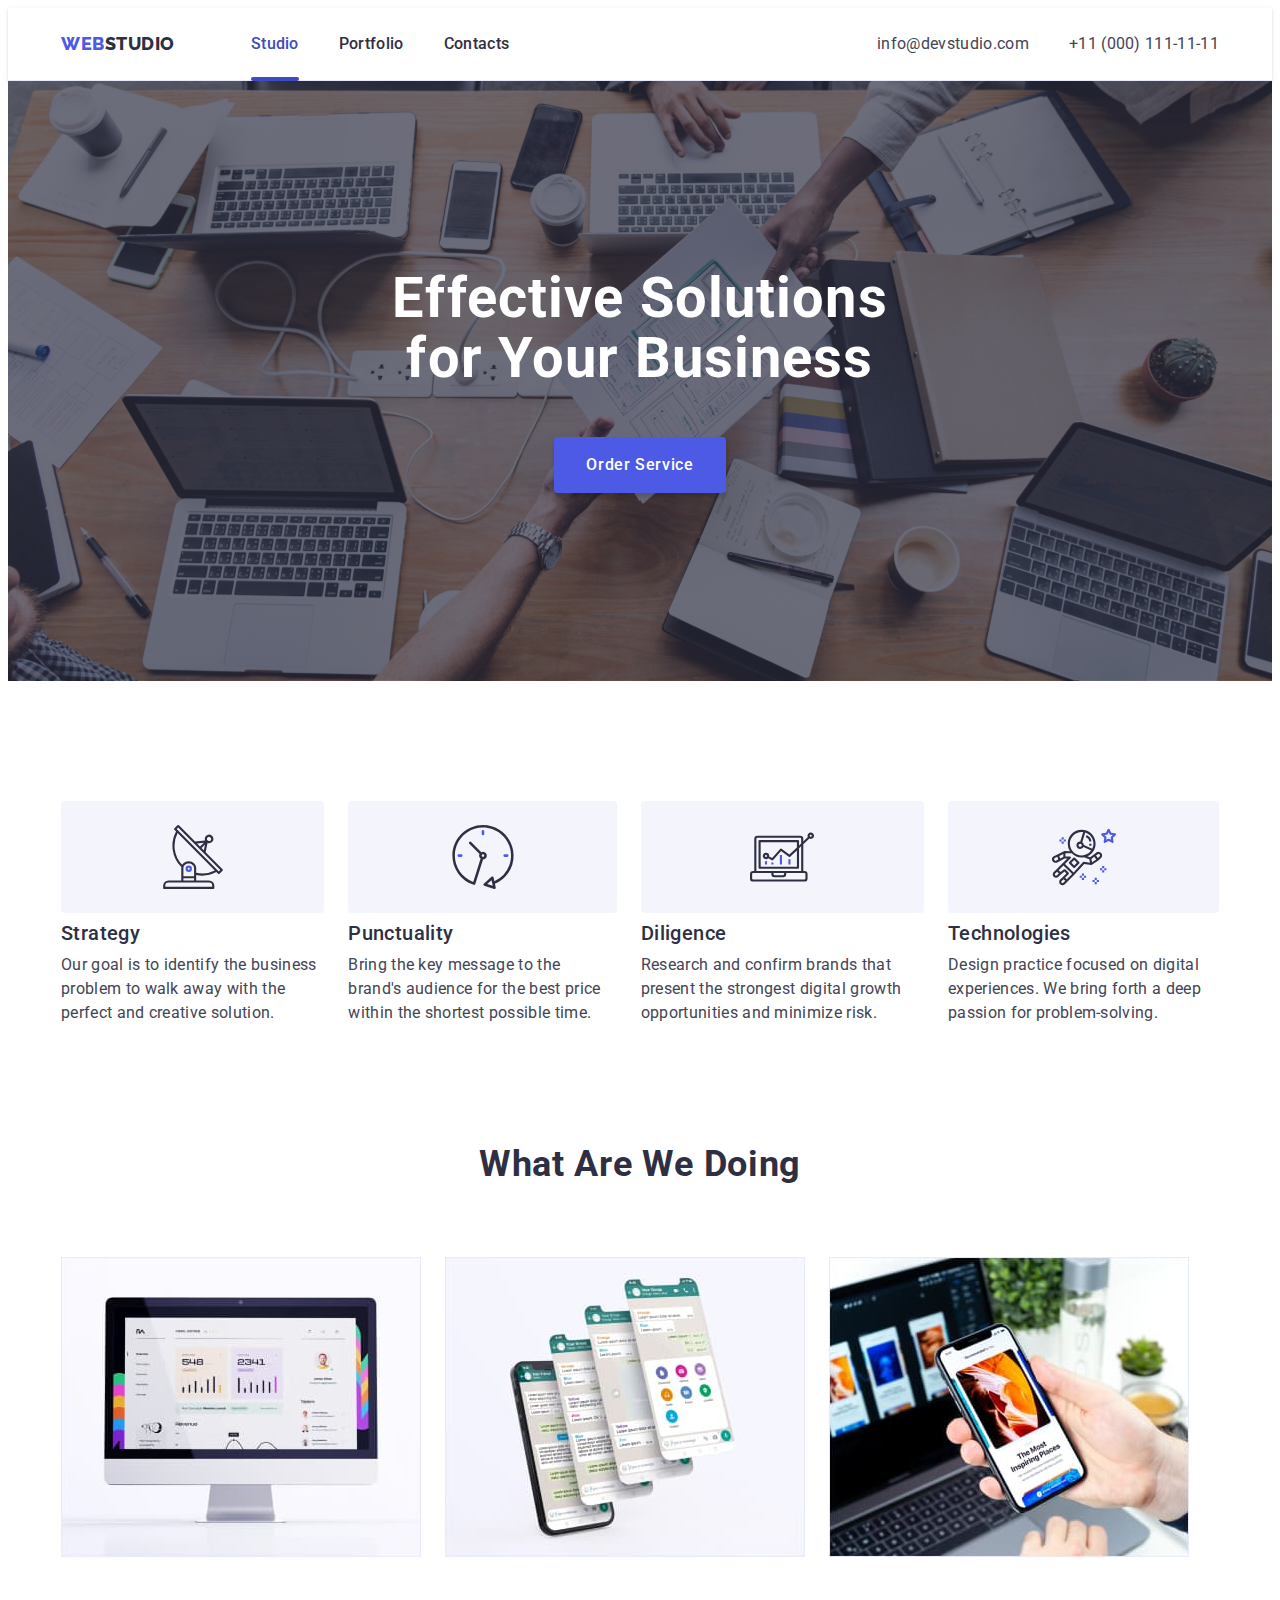
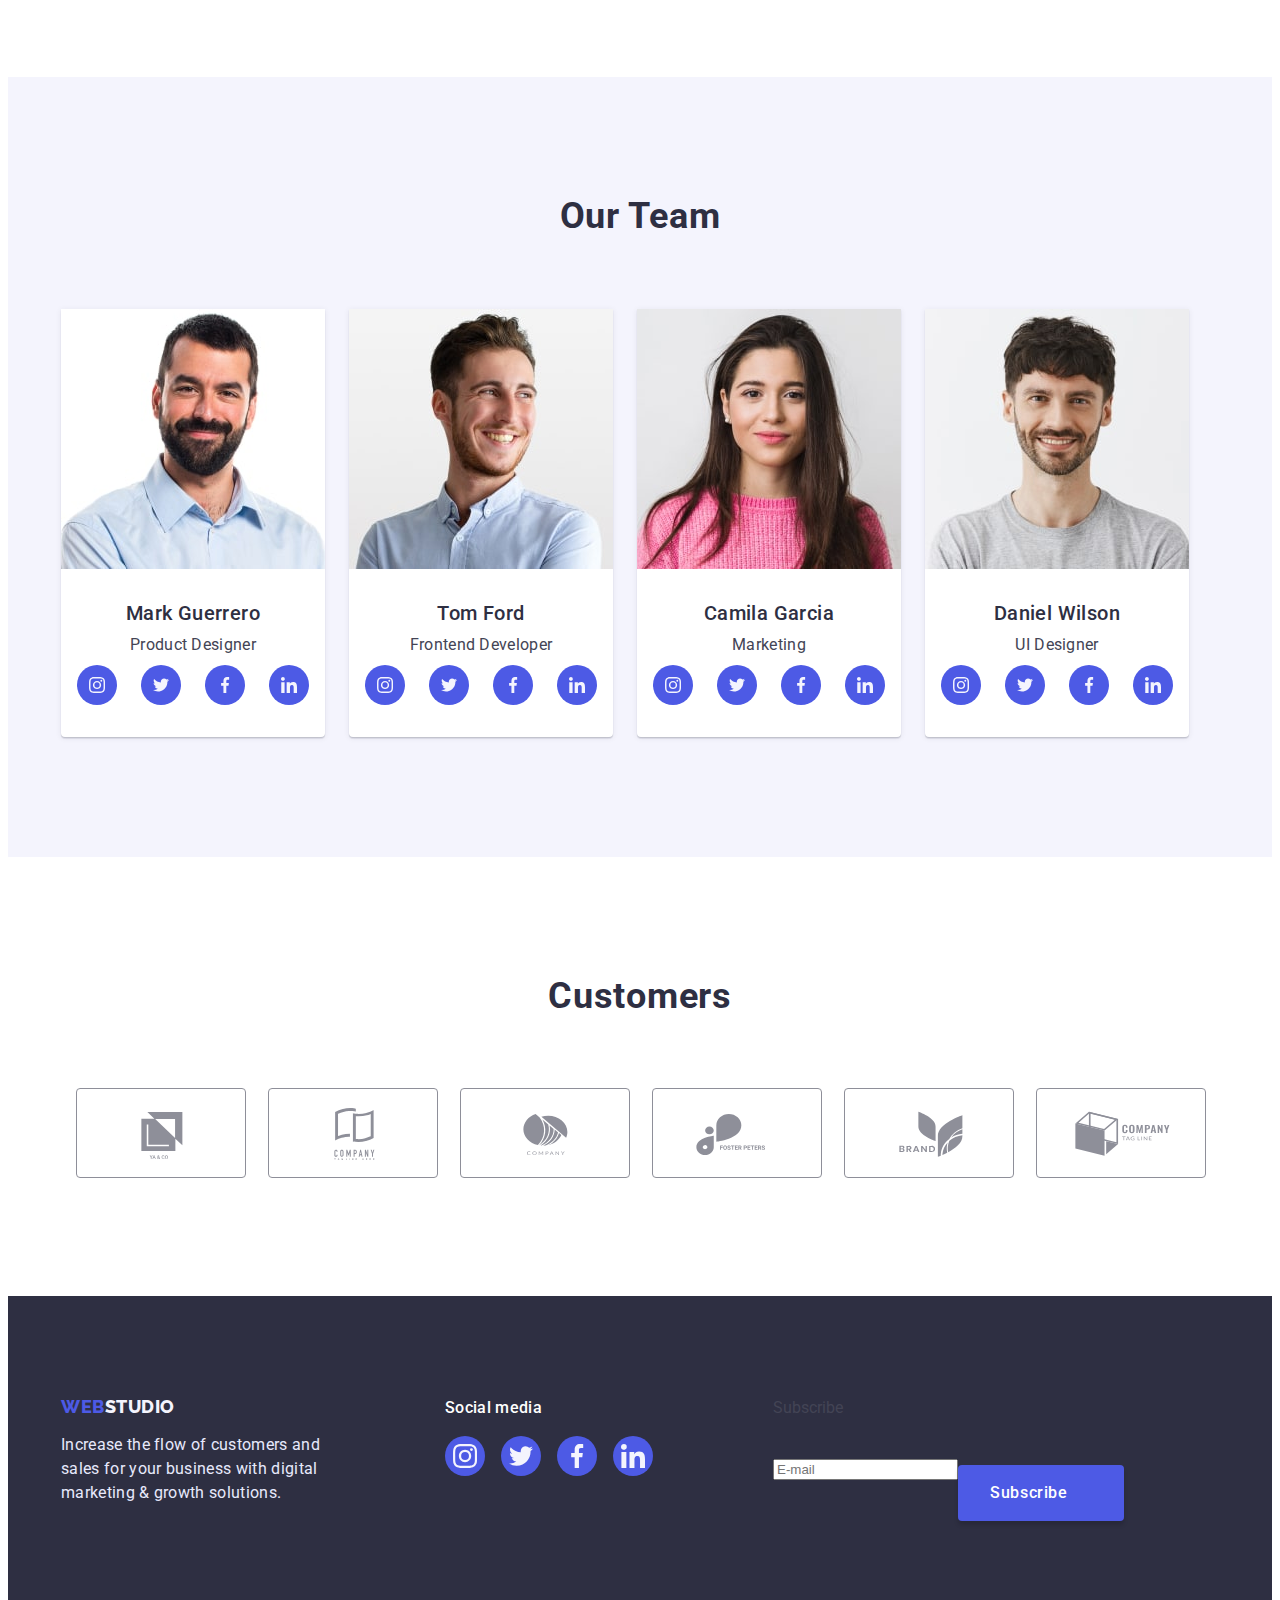
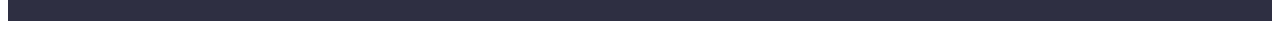
<file: index.html>
<!DOCTYPE html>
<html lang="en">
<head>
    <meta charset="UTF-8">
    <meta http-equiv="X-UA-Compatible" content="IE=edge">
    <meta name="viewport" content="width=device-width, initial-scale=1.0">
    <title>WebStudio</title>
    <link rel="preconnect" href="https://fonts.googleapis.com">
    <link rel="preconnect" href="https://fonts.gstatic.com" crossorigin>
    <link href="https://fonts.googleapis.com/css2?family=Raleway:wght@800&family=Roboto:wght@400;500;700;900&display=swap"
        rel="stylesheet">
    <link rel="stylesheet"
        href="https://cdnjs.cloudflare.com/ajax/libs/modern-normalize/1.1.0/modern-normalize.min.css"
        integrity="sha512-wpPYUAdjBVSE4KJnH1VR1HeZfpl1ub8YT/NKx4PuQ5NmX2tKuGu6U/JRp5y+Y8XG2tV+wKQpNHVUX03MfMFn9Q=="
        crossorigin="anonymous"
        referrerpolicy="no-referrer" 
    />
    <link rel="stylesheet" href="./css/styles.css" />
</head>
<body>
    <header class="header">
      <div class="container header-container">
        <nav class="header-nav">
            <a class="logo link" href="./index.html">Web<span class="logo-span">Studio</span></a>
            <ul class="header-list list">
                <li class="header-item"><a class="header-link header-studio-link link active" href="./index.html">Studio</a></li>
                <li class="header-item"><a class="header-link header-portfolio-link link" href="./portfolio.html">Portfolio</a></li>
                <li class="header-item"><a class="header-link header-contact-link link" href="">Contacts</a></li>
            </ul>
        </nav>
        <address class="header-address">
            <ul class="header-address-list list">
                <li class="header-address-item"><a class="header-address-link link" href="mailto:info@devstudio.com">info@devstudio.com</a></li>
                <li class="header-address-item"><a class="header-address-link link" href="tel:+110001111111">+11 (000) 111-11-11</a></li>
            </ul>
        </address>
      </div>
    </header>
    <main>
        <section class="hero">
          <div class="container">
            <h1 class="hero-title">Effective Solutions for Your Business</h1>
            <button class="hero-btn btn" type="button" data-modal-open>Order Service</button>
          </div>
        </section>
        <section class="preference">
          <div class="container preference-container">
            <h2 class="preference-title"></h2>
            <ul class="preference-list list">
                <li class="preference-item">
                  <div class="preferene-icon">
                    <svg width="64" height="64" class="preference-svg">
                      <use href="./images/icons.svg#icon-antenna"></use>
                    </svg>
                  </div>
                    <h3 class="preference-top-text">Strategy</h3>
                    <p class="preference-bottom-text">Our goal is to identify the business problem to walk away with the perfect and creative solution. </p>
                </li>
                <li class="preference-item">
                  <div class="preferene-icon">
                    <svg width="64" height="64" class="preference-svg">
                      <use href="./images/icons.svg#icon-clock"></use>
                    </svg>
                  </div>
                    <h3 class="preference-top-text">Punctuality</h3>
                    <p class="preference-bottom-text">Bring the key message to the brand's audience for the best price within the shortest possible time.</p>
                </li>
                <li class="preference-item">
                  <div class="preferene-icon">
                    <svg width="64" height="64" class="preference-svg">
                      <use href="./images/icons.svg#icon-diagram"></use>
                    </svg>
                  </div>
                    <h3 class="preference-top-text">Diligence</h3>
                    <p class="preference-bottom-text">Research and confirm brands that present the strongest digital growth opportunities and minimize risk.</p>
                </li>
                <li class="preference-item">
                  <div class="preferene-icon">
                    <svg width="64" height="64" class="preference-svg">
                      <use href="./images/icons.svg#icon-astronaut"></use>
                    </svg>
                  </div>
                    <h3 class="preference-top-text">Technologies</h3>
                    <p class="preference-bottom-text">Design practice focused on digital experiences. We bring forth a deep passion for problem-solving.</p>
                </li>
            </ul>
          </div>
        </section>
        <section class="offer">
          <div class="container">
            <h2 class="offer-title">What are we doing</h2>
            <ul class="offer-list list">
                <li class="offer-item"><img class="offer-img" src="./images/img1.jpg" alt="websites" width="360" height="300"></li>
                <li class="offer-item"><img class="offer-img" src="./images/img2.jpg" alt="webmobile" width="360" height="300"></li>
                <li class="offer-item"><img class="offer-img" src="./images/img3.jpg" alt="mobiledisign" width="360" height="300"></li>
            </ul>
          </div>
        </section>
        <section class="team">
          <div class="container team-container">
            <h2 class="team-title">Our Team</h2>
            <ul class="team-list list">
                <li class="team-item">
                    <img class="team-img" src="./images/img4.jpg" alt="Mark Guerrero" width="264" height="260">
                    <div class="team-card">
                    <h3 class="team-name">Mark Guerrero</h3>
                    <p class="team-position">Product Designer</p>
                    <ul class="studio-soc-list list">
                      <li class="studio-soc-item">
                        <a class="studio-soc-link link" href>
                          <svg width="16" height="16" class="studio-soc-icon">
                            <use href="./images/icons.svg#icon-instagram"></use>
                          </svg>
                        </a>
                      </li>
                      <li class="studio-soc-item">
                        <a class="studio-soc-link link" href>
                          <svg width="16" height="16" class="studio-soc-icon">
                            <use href="./images/icons.svg#icon-twitter"></use>
                          </svg>
                       </a>
                      </li>
                      <li class="studio-soc-item">
                        <a class="studio-soc-link link" href>
                          <svg width="16" height="16" class="studio-soc-icon">
                            <use href="./images/icons.svg#icon-facebook"></use>
                          </svg>
                        </a>
                      </li>
                      <li class="studio-soc-item">
                        <a class="studio-soc-link link" href>
                          <svg width="16" height="16" class="studio-soc-icon">
                            <use href="./images/icons.svg#icon-linkedin"></use>
                          </svg>
                        </a>
                      </li>
                    </ul>
                    </div>
                </li>
                <li class="team-item">
                    <img class="team-img" src="./images/img5.jpg" alt="Tom Ford" width="264" height="260">
                    <div class="team-card">
                    <h3 class="team-name">Tom Ford</h3>
                    <p class="team-position">Frontend Developer</p>
                    <ul class="studio-soc-list list">
                      <li class="studio-soc-item">
                        <a class="studio-soc-link link" href>
                        <svg width="16" height="16" class="studio-soc-icon">
                          <use href="./images/icons.svg#icon-instagram"></use>
                        </svg>
                        </a>
                      </li>
                      <li class="studio-soc-item">
                        <a class="studio-soc-link link" href>
                        <svg width="16" height="16" class="studio-soc-icon">
                          <use href="./images/icons.svg#icon-twitter"></use>
                        </svg>
                        </a>
                      </li>
                      <li class="studio-soc-item">
                        <a class="studio-soc-link link" href>
                        <svg width="16" height="16" class="studio-soc-icon">
                          <use href="./images/icons.svg#icon-facebook"></use>
                        </svg>
                        </a>
                      </li>
                      <li class="studio-soc-item">
                        <a class="studio-soc-link link" href>
                        <svg width="16" height="16" class="studio-soc-icon">
                          <use href="./images/icons.svg#icon-linkedin"></use>
                        </svg>
                        </a>
                      </li>
                    </ul>
                    </div>
                  </li>
                <li class="team-item">
                    <img class="team-img" src="./images/img6.jpg" alt="Camila Garcia" width="264" height="260">
                    <div class="team-card">
                    <h3 class="team-name">Camila Garcia</h3>
                    <p class="team-position">Marketing</p>
                    <ul class="studio-soc-list list">
                      <li class="studio-soc-item">
                        <a class="studio-soc-link link" href>
                          <svg width="16" height="16" class="studio-soc-icon">
                            <use href="./images/icons.svg#icon-instagram"></use>
                          </svg>
                        </a>
                      </li>
                      <li class="studio-soc-item">
                        <a class="studio-soc-link link" href>
                          <svg width="16" height="16" class="studio-soc-icon">
                            <use href="./images/icons.svg#icon-twitter"></use>
                          </svg>
                        </a>
                      </li>
                      <li class="studio-soc-item">
                        <a class="studio-soc-link link" href>
                          <svg width="16" height="16" class="studio-soc-icon">
                            <use href="./images/icons.svg#icon-facebook"></use>
                          </svg>
                        </a>
                      </li>
                      <li class="studio-soc-item">
                        <a class="studio-soc-link link" href>
                          <svg width="16" height="16" class="studio-soc-icon">
                            <use href="./images/icons.svg#icon-linkedin"></use>
                          </svg>
                        </a>
                      </li>
                    </ul>
                    </div>
                </li>
                <li class="team-item">
                    <img class="team-img" src="./images/img7.jpg" alt="Daniel Wilson" width="264" height="260">
                    <div class="team-card">
                    <h3 class="team-name">Daniel Wilson</h3>
                    <p class="team-position">UI Designer</p>
                    <ul class="studio-soc-list list">
                      <li class="studio-soc-item">
                        <a class="studio-soc-link link" href>
                          <svg width="16" height="16" class="studio-soc-icon">
                            <use href="./images/icons.svg#icon-instagram"></use>
                          </svg> 
                        </a>
                      </li>
                      <li class="studio-soc-item">  
                        <a class="studio-soc-link link" href>
                          <svg width="16" height="16" class="studio-soc-icon">
                            <use href="./images/icons.svg#icon-twitter"></use>
                          </svg>
                        </a>
                      </li>
                      <li class="studio-soc-item">  
                        <a class="studio-soc-link link" href>
                          <svg width="16" height="16" class="studio-soc-icon">
                            <use href="./images/icons.svg#icon-facebook"></use>
                          </svg>
                        </a>
                      </li>
                      <li class="studio-soc-item"> 
                        <a class="studio-soc-link link" href>
                          <svg width="16" height="16" class="studio-soc-icon">
                            <use href="./images/icons.svg#icon-linkedin"></use>
                          </svg>
                        </a>
                      </li>
                    </ul>
                    </div>
                </li>
            </ul>
          </div>
        </section>
        <section class="customers">
          <div class="container customers-container">
          <h2 class="customers-title">Customers</h2>
          <ul class="customers-list list">
            <li class="customers-item">
              <a class="customers-link link" href>
                <svg width="104" height="56" class="customers-icon">
                  <use href="./images/icons.svg#icon-Logo1"></use>
                </svg>
              </a>
            </li>
            <li class="customers-item">
              <a class="customers-link link" href>
                <svg width="104" height="56" class="customers-icon">
                  <use href="./images/icons.svg#icon-Logo2"></use>
                </svg>
              </a>
            </li>
            <li class="customers-item">
              <a class="customers-link link" href>
                <svg width="104" height="56" class="customers-icon">
                  <use href="./images/icons.svg#icon-Logo3"></use>
                </svg>
              </a>
            </li>
            <li class="customers-item">
              <a class="customers-link link" href>
                <svg width="104" height="56" class="customers-icon">
                  <use href="./images/icons.svg#icon-Logo4"></use>
                </svg>
              </a>
            </li>
            <li class="customers-item">
              <a class="customers-link link" href>
                <svg width="104" height="56" class="customers-icon">
                  <use href="./images/icons.svg#icon-Logo5"></use>
                </svg>
              </a>
            </li>
            <li class="customers-item">
              <a class="customers-link link" href>
                <svg width="104" height="56" class="customers-icon">
                  <use href="./images/icons.svg#icon-Logo6"></use>
                </svg>
              </a>
            </li>
          </ul>
        </div>
        </section>
    </main>
    <footer class="footer">
      <div class="container footer-container">
        <div class="footer-logo-text">
        <a class="footer-logo link" href="./index.html">Web<span class="footer-logo-span">Studio</span></a>
        <p class="footer-text">Increase the flow of customers and sales for your business with digital marketing & growth
            solutions.</p>
        </div>
        <div class="social-media-footer">
          <p class="soc-footer-text">Social media</p>
          <ul class="soc-footer-list list">
            <li class="soc-footer-item">
              <a class="soc-footer-link link" href>
                <svg width="24" height="24" class="soc-footer-icon">
                  <use href="./images/icons.svg#icon-instagram"></use>
                </svg>
              </a>
            </li>
            <li class="soc-footer-item">
              <a class="soc-footer-link link" href>
                <svg width="24" height="24" class="soc-footer-icon">
                  <use href="./images/icons.svg#icon-twitter"></use>
                </svg>
              </a>
            </li>
            <li class="soc-footer-item">
              <a class="soc-footer-link link" href>
                <svg width="24" height="24" class="soc-footer-icon">
                  <use href="./images/icons.svg#icon-facebook"></use>
                </svg>
              </a>
            </li>
            <li class="soc-footer-item">
              <a class="soc-footer-link link" href>
                <svg width="24" height="24" class="soc-footer-icon">
                  <use href="./images/icons.svg#icon-linkedin"></use>
                </svg>
              </a>
            </li>
          </ul>
        </div>
        <div class="footer-form">
          <p class="footer-subscribe-text">Subscribe</p>
          <form class="subscribe-form">
            <label class="subscribe-form-field"></label>
            <input class="subscribe-form-input" type="emeil" name="user_emeil" placeholder="E-mail">
            <dv class="button-footer">
            <button type="submit" class="footer-button btn">
              <p class="footer-btn-text">Subscribe</p>
                <svg width="24" height="24" class="icon">
                  <use href="./images/icons.svg#icon-plane-sub"></use>
                </svg>
            </button>
            </dv>
          </form>
        </div>
      </div>
    </footer>
    <div class="backdrop is-hidden" data-modal>
      <div class="modal">
        <button class="modal-close-btn" type="button" data-modal-close>
          <svg class="modal-close-icon" width="8" height="8">
            <use href="./images/icons.svg#close-icon"></use>
          </svg>
        </button>
        <p class="modal-text">Leave your contacts and we will call you back</p>
        <form class="modal-form" name="modal_form">
          <label for="modal_name">Name</label>
          <div>
            <input class="" type="text" name="modal_name" id="modal_name">
            <svg class="icon-input" width="18" height="18"></svg>
            <use href="/images/icons.svg#icon-person-black"></use>
          </div>
          <label for="modal_phone">Phone</label>
          <div>
            <input class="" type="text" name="modal_phone" id="modal_phone">
            <svg class="icon-input" width="18" height="24"></svg>
            <use href="/images/icons.svg#icon-phone"></use>
          </div>
          <label for="modal_emeil">Emeil</label>
          <div>
            <input class="" type="text" name="modal_emeil" id="modal_emeil">
            <svg class="icon-input" width="18" height="24"></svg>
            <use href="/images/icons.svg#icon-email"></use>
          </div>
          <label for="modal_comment">Comment</label>
          <div>
          <textarea name="modal_comment" id="modal_comment" rows="6" placeholder="Text input"></textarea>
          </div>
          <label>
        <input type="checkbox" name="modal_agreement">
        <span>I accept the terms and conditions of the <a href=""Privacy Policy></a></span>
        </label>
        <button class="btn" type="submit">Send</button>
        </form>
      </div>
    </div>
    <script src="./js/modal.js"></script>
</body>
</html>
</file>
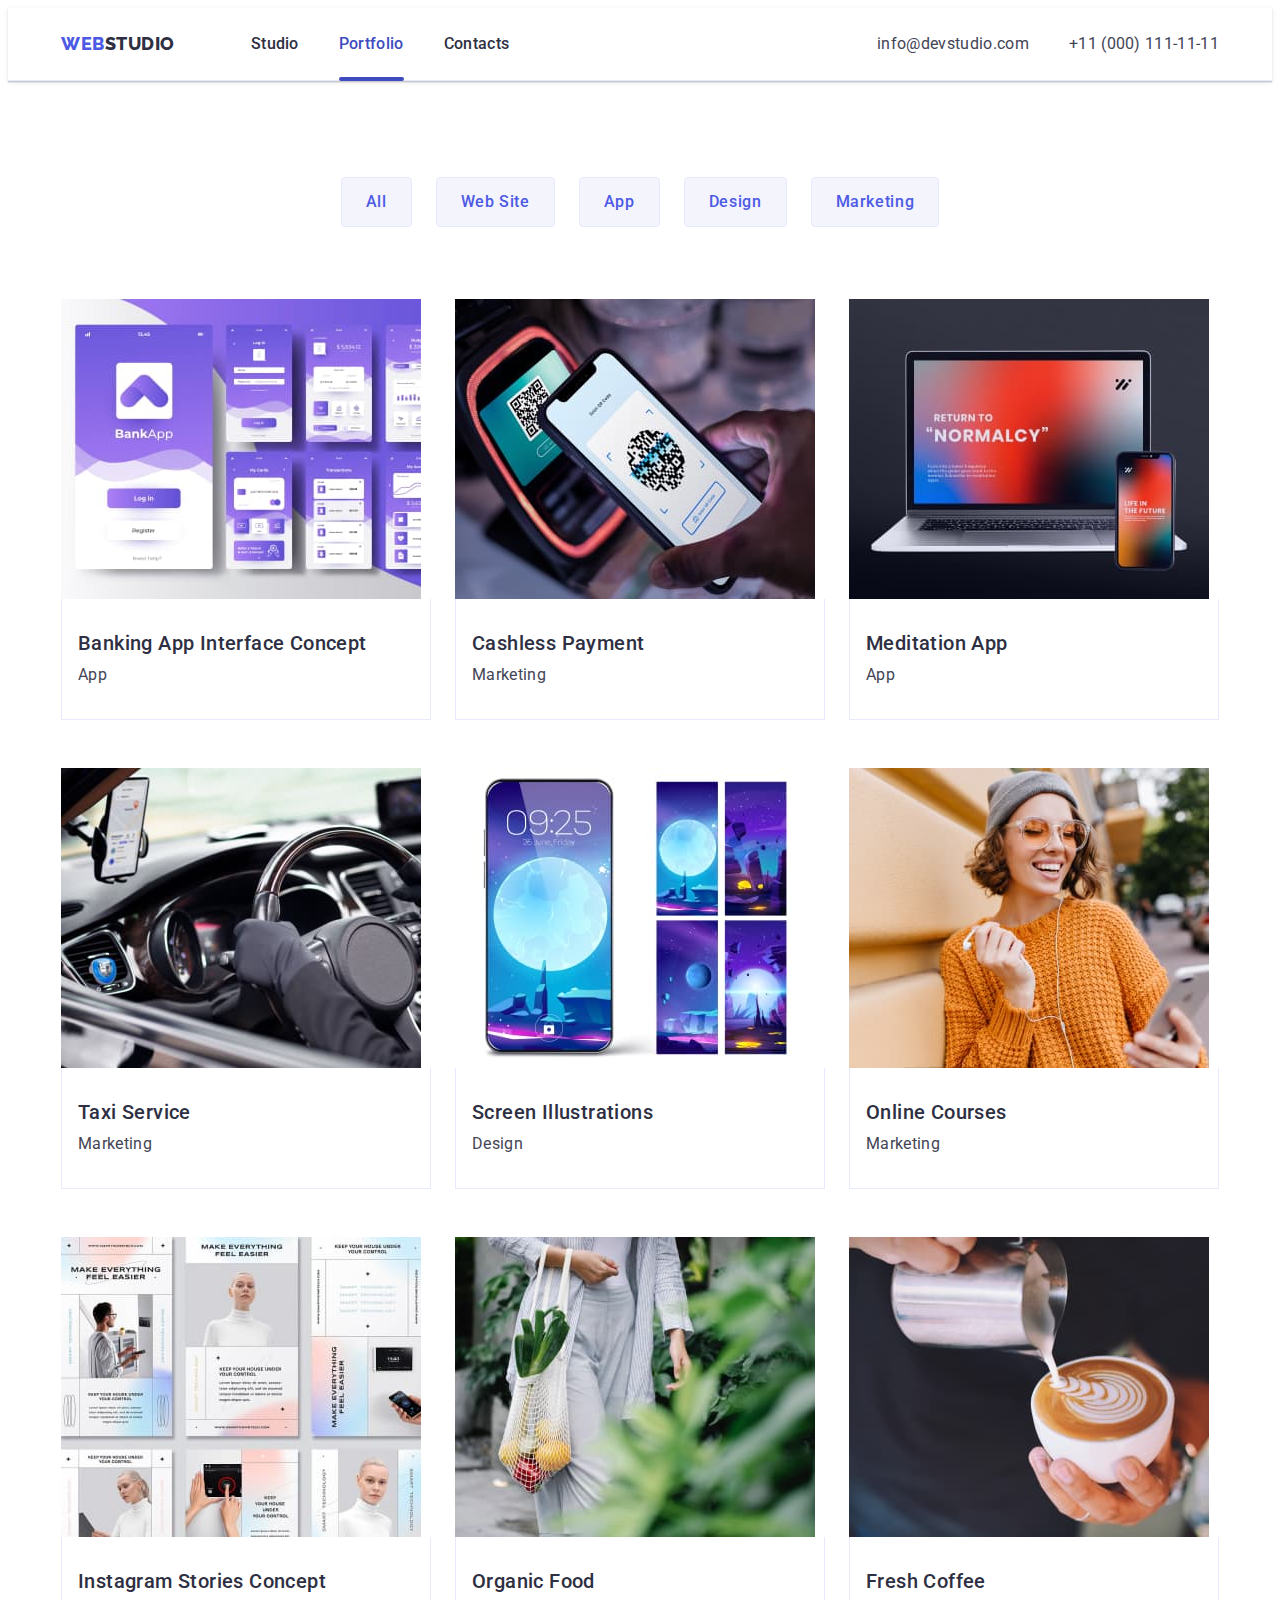
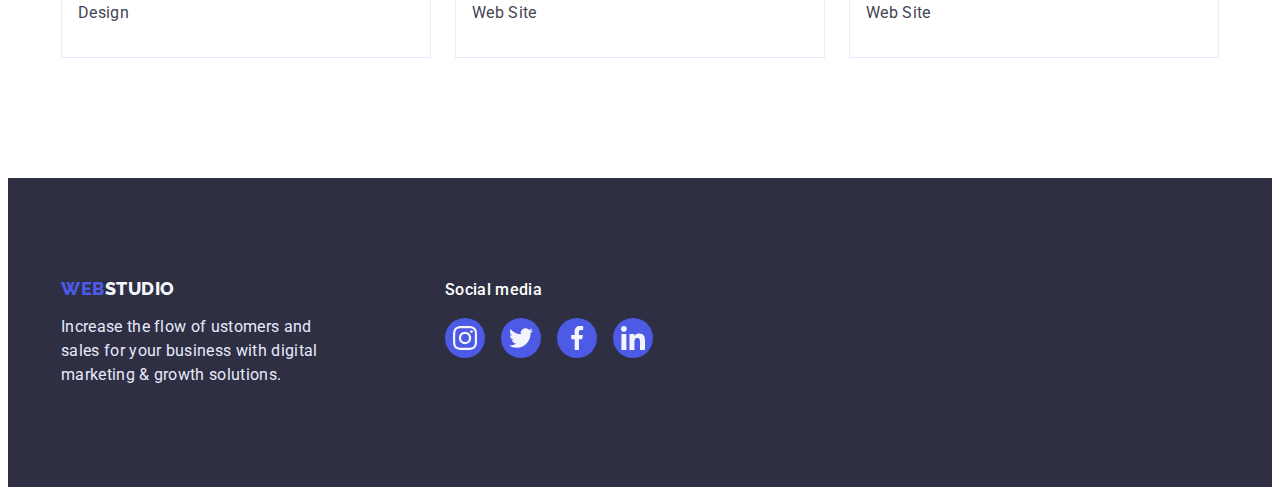
<file: portfolio.html>
<!DOCTYPE html>
<html lang="en">
<head>
    <meta charset="UTF-8">
    <meta http-equiv="X-UA-Compatible" content="IE=edge">
    <meta name="viewport" content="width=device-width, initial-scale=1.0">
    <title>WebStudio</title>
    <link rel="preconnect" href="https://fonts.googleapis.com">
    <link rel="preconnect" href="https://fonts.gstatic.com" crossorigin>
    <link href="https://fonts.googleapis.com/css2?family=Raleway:wght@800&family=Roboto:wght@400;500;700;900&display=swap"
        rel="stylesheet">
    <link 
        rel="stylesheet" 
        href="https://cdnjs.cloudflare.com/ajax/libs/modern-normalize/1.1.0/modern-normalize.min.css"
        integrity="sha512-wpPYUAdjBVSE4KJnH1VR1HeZfpl1ub8YT/NKx4PuQ5NmX2tKuGu6U/JRp5y+Y8XG2tV+wKQpNHVUX03MfMFn9Q=="
        crossorigin="anonymous" 
        referrerpolicy="no-referrer"
     />
    <link rel="stylesheet" href="./css/styles.css" />
</head>
<body>
    <header class="header">
      <div class="container header-container">
        <nav class="header-nav">
            <a class="logo link" href="./index.html">Web<span class="logo-span">Studio</span></a>
            <ul class="header-list list">
                <li class="header-item"><a class="header-link header-studio-link link" href="./index.html">Studio</a></li>
                <li class="header-item"><a class="header-link header-portfolio-link link active" href="./portfolio.html">Portfolio</a></li>
                <li class="header-item"><a class="header-link link" href="">Contacts</a></li>
            </ul>
        </nav>
        <address class="header-address">
            <ul class="header-address-list list">
                <li class="header-address-item"><a class="header-address-link link" href="mailto:info@devstudio.com">info@devstudio.com</a></li>
                <li class="header-address-item"><a class="header-address-link link" href="tel:+110001111111">+11 (000) 111-11-11</a>
                </li>
            </ul>
        </address>
      </div>
    </header>
    <main>
        <section class="portfolio">
          <div class="container">
            <h1 hidden>h1</h1>
            <ul class="filters-list list">
                <li class="filters-item"><button class="filters-button" type="button">All</button></li>
                <li class="filters-item"><button class="filters-button" type="button">Web Site</button></li>
                <li class="filters-item"><button class="filters-button" type="button">App</button></li>
                <li class="filters-item"><button class="filters-button" type="button">Design</button></li>
                <li class="filters-item"><button class="filters-button" type="button">Marketing</button></li>
            </ul>
            <ul class="row-list list">
                <li class="row-item">
                    <a class="row-link link" href="">
                    <div class="overlay">
                    <img class="row-img" src="./images/img8.jpg" alt="Banking App" width="360" height="300">  
                    <p class="overlay-text">14 Stylish and User-Friendly App Design Concepts · Task Manager App · Calorie Tracker App · Exotic Fruit Ecommerce App ·
                        Cloud Storage App</p>
                    </div>
                    <div class="row-card">
                    <h2 class="row-title">Banking App Interface Concept</h2>
                    <p class="row-text">App</p>
                    </div>
                    </a>
                </li>
                <li class="row-item">
                    <a class="row-link link" href="">
                    <div class="overlay">
                    <img class="row-img" src="./images/img9.jpg" alt="Banking App" width="360" height="300">
                        <p class="overlay-text">14 Stylish and User-Friendly App Design Concepts · Task Manager App · Calorie Tracker
                                    App · Exotic Fruit Ecommerce App ·
                                    Cloud Storage App</p>
                    </div>
                    <div class="row-card">
                    <h2 class="row-title">Cashless Payment</h2>
                    <p class="row-text">Marketing</p>
                    </div>
                    </a>
                </li>
                <li class="row-item">
                    <a class="row-link link" href="">
                    <div class="overlay">
                        <img class="row-img" src="./images/img10.jpg" alt="Banking App" width="360" height="300">
                            <p class="overlay-text">14 Stylish and User-Friendly App Design Concepts · Task Manager App · Calorie Tracker
                                App · Exotic Fruit Ecommerce App ·
                                Cloud Storage App</p>
                    </div>
                    <div class="row-card">
                    <h2 class="row-title">Meditation App</h2>
                    <p class="row-text">App</p>
                    </div>
                    </a>
                </li>
                <li class="row-item">
                    <a class="row-link link" href="">
                    <div class="overlay">
                        <img class="row-img" src="./images/img11.jpg" alt="Banking App" width="360" height="300">
                            <p class="overlay-text">14 Stylish and User-Friendly App Design Concepts · Task Manager App · Calorie Tracker
                                App · Exotic Fruit Ecommerce App ·
                                Cloud Storage App</p>
                    </div>
                    <div class="row-card">
                    <h2 class="row-title">Taxi Service</h2>
                    <p class="row-text">Marketing</p>
                    </div>
                    </a>
                </li>
                <li class="row-item">
                    <a class="row-link link" href="">
                    <div class="overlay">
                        <img class="row-img" src="./images/img12.jpg" alt="Banking App" width="360" height="300">
                            <p class="overlay-text">14 Stylish and User-Friendly App Design Concepts · Task Manager App · Calorie Tracker
                                App · Exotic Fruit Ecommerce App ·
                                Cloud Storage App</p>
                    </div>
                    <div class="row-card">
                    <h2 class="row-title">Screen Illustrations</h2>
                    <p class="row-text">Design</p>
                    </div>
                    </a>
                </li>
                <li class="row-item">
                    <a class="row-link link" href="">
                    <div class="overlay">
                        <img class="row-img" src="./images/img13.jpg" alt="Banking App" width="360" height="300">
                            <p class="overlay-text">14 Stylish and User-Friendly App Design Concepts · Task Manager App · Calorie Tracker
                                App · Exotic Fruit Ecommerce App ·
                                Cloud Storage App</p>
                    </div>
                    <div class="row-card">
                    <h2 class="row-title">Online Courses</h2>
                    <p class="row-text">Marketing</p>
                    </div>
                    </a>
                </li>
                <li class="row-item">
                    <a class="row-link link" href="">
                    <div class="overlay">
                        <img class="row-img" src="./images/img14.jpg" alt="Banking App" width="360" height="300">
                            <p class="overlay-text">14 Stylish and User-Friendly App Design Concepts · Task Manager App · Calorie Tracker
                                App · Exotic Fruit Ecommerce App ·
                                Cloud Storage App</p>
                    </div>
                    <div class="row-card">
                    <h2 class="row-title">Instagram Stories Concept</h2>
                    <p class="row-text">Design</p>
                    </div>
                    </a>
                </li>
                <li class="row-item">
                    <a class="row-link link" href="">
                    <div class="overlay">
                        <img class="row-img" src="./images/img15.jpg" alt="Banking App" width="360" height="300">
                            <p class="overlay-text">14 Stylish and User-Friendly App Design Concepts · Task Manager App · Calorie Tracker
                                App · Exotic Fruit Ecommerce App ·
                                Cloud Storage App</p>
                    </div>
                    <div class="row-card">
                    <h2 class="row-title">Organic Food</h2>
                    <p class="row-text">Web Site</p>
                    </div>
                    </a>
                </li>
                <li class="row-item">
                    <a class="row-link link" href="">
                    <div class="overlay">
                        <img class="row-img" src="./images/img16.jpg" alt="Banking App" width="360" height="300">
                            <p class="overlay-text">14 Stylish and User-Friendly App Design Concepts · Task Manager App · Calorie Tracker
                                App · Exotic Fruit Ecommerce App ·
                                Cloud Storage App</p>
                    </div>
                    <div class="row-card">
                    <h2 class="row-title">Fresh Coffee</h2>
                    <p class="row-text">Web Site</p>
                    </div>
                    </a>
                </li>
            </ul>
          </div>
        </section>
    </main>
    <footer class="footer">
        <div class="container footer-container">
            <div class="footer-logo-text">
                <a class="footer-logo link" href="./index.html">Web<span class="footer-logo-span">Studio</span></a>
                <p class="footer-text">Increase the flow of ustomers and sales for your business with digital marketing &
                    growth
                    solutions.</p>
            </div>
            <div class="social-media-footer">
                <p class="soc-footer-text">Social media</p>
                <ul class="soc-footer-list list">
                    <li class="soc-footer-item">
                        <a class="soc-footer-link link" href>
                            <svg width="24" height="24" class="soc-footer-icon">
                                <use href="./images/icons.svg#icon-instagram"></use>
                            </svg>
                        </a>
                    </li>
                    <li class="soc-footer-item">
                        <a class="soc-footer-link link" href>
                            <svg width="24" height="24" class="soc-footer-icon">
                                <use href="./images/icons.svg#icon-twitter"></use>
                            </svg>
                        </a>
                    </li>
                    <li class="soc-footer-item">
                        <a class="soc-footer-link link" href>
                            <svg width="24" height="24" class="soc-footer-icon">
                                <use href="./images/icons.svg#icon-facebook"></use>
                            </svg>
                        </a>
                    </li>
                    <li class="soc-footer-item">
                        <a class="soc-footer-link link" href>
                            <svg width="24" height="24" class="soc-footer-icon">
                                <use href="./images/icons.svg#icon-linkedin"></use>
                            </svg>
                        </a>
                    </li>
                </ul>
            </div>
        </div>
    </footer>
</body>
</html>
</file>
<file: css/styles.css>
:root {
    --main-color: #434455;
    --backgroud-body-color: #ffffff; 
    --main-title-color: #FFFFFF; 
    --second-title-color: #2E2F42; 
    --accent-color: #404BBF; 
    --accent-color-btn: #FFFFFF; 
    --btn-color: #ffffff; 
    --btn-background-color: #4D5AE5; 
    --btn-accent-color: #404BBF;
    --btn-filters-color: #4D5AE5;
    --btn-bgd-color: #F4F4FD;
    --footer-text-color: #E7E9FC; 
    --top-text-color: #2E2F42; 
    --bottom-text-color: #434455;
    --background-color: #2E2F42; 
    --background-second-color: #F4F4FD;
    --background-white-color: #ffffff; 
    --iris-color: #4D5AE5; 
    --navyblue-color: #2E2F42; 
    --cloud-color: #F4F4FD; 
    --soc-icon-color: #f4f4fd;
    --customers-icon-color: #8E8F99;
    --transition-color: color 250ms cubic-bezier(0.4, 0, 0.2, 1);
    --transition-bg-color: background-color 250ms cubic-bezier(0.4, 0, 0.2, 1);
    --transition-border-color: border-color 250ms cubic-bezier(0.4, 0, 0.2, 1);
    --transition-border: border 250ms cubic-bezier(0.4, 0, 0.2, 1);
    --transitiom-box-shadow: box-shadow 250ms cubic-bezier(0.4, 0, 0.2, 1);
    --transition-opacity: opacity 250ms cubic-bezier(0.4, 0, 0.2, 1);
    --transition-visibility: visibility 250ms cubic-bezier(0.4, 0, 0.2, 1);
    --transition-transform: transform 250ms cubic-bezier(0.4, 0, 0.2, 1);
    --modal-idx: 100; 
    --header-idx: 10;
} 




p, 
h1, 
h2,
h3, 
h4, 
h5, 
h6 {
  margin: 0;
}

ul {
  padding-left: 0;
  margin: 0;
}

button {
    cursor: pointer;
}

address {
    font-style: normal;
}

body {
    font-family: "Roboto", sans-serif;
    color: var(--main-color);
    background-color: var(--backgroud-body-color)
}

img { 
    display: block;
}

.container {
    width: 1158px;
    padding-left: 15px;
    padding-right: 15px;
    margin-left:  auto;
    margin-right: auto;
}

.link { 
    text-decoration: none;
    display: block;
}

.list { 
    list-style: none;
}

.logo { 
    font-family: 'Raleway', sans-serif;
    font-weight: 800;
    font-size: 18px;
    line-height: 1.17;
    letter-spacing: 0.03em;
    text-transform: uppercase;
    color: var(--iris-color);
    margin-right: 76px;
}

.logo-span {
    font-family: 'Raleway', sans-serif;
    font-style: normal;
    font-weight: 800;
    font-size: 18px;
    line-height: 1.17;
    letter-spacing: 0.03em;
    text-transform: uppercase;
    color: var(--navyblue-color);
}

.header { 
    border-bottom: 1px solid #E7E9FC;
    box-shadow: 0px 2px 1px rgba(46, 47, 66, 0.08), 0px 1px 1px rgba(46, 47, 66, 0.16), 0px 1px 6px rgba(46, 47, 66, 0.08);
    z-index: var(--header-idx);
}

.header-nav {
    display: flex;
    align-items: center;
    margin-right: auto;
}

.header-container { 
    display: flex;
}


.header-list {
    display: flex;
    gap: 40px;
}

.header-link {
    font-style: normal;
    font-weight: 500;
    font-size: 16px;
    line-height: 1.5;
    letter-spacing: 0.02em;
    padding-top: 24px;
    padding-bottom: 24px;
    position: relative;
    display: block;
    color: var(--second-title-color);
    transition: var(--transition-color);
}

.header-link:hover,
.header-link:focus {
    color:  var(--accent-color);
}


.header-link::after {
    content: ''; 
    display: block;
    position: absolute;
    width: 100%;
    height: 4px;
    left: 0px;
    bottom: -1px;
    border-radius: 2px;
}

.header-link.active::after {
    background: #404BBF;
}

.header-link.active { 
    color: #404bbf;
}



.header-address {
    font-style: normal;
}

.header-address-list {
    display: flex;
    gap: 40px;
}
   

.header-address-link {
    font-style: normal;
    font-weight: 400;
    font-size: 16px;
    line-height: 1.5;
    letter-spacing: 0.02em;
    padding-top: 24px;
    padding-bottom: 24px;
    color: var(--bottom-text-color);
    transition: var(--transition-color);
}

.header-address-link:hover,
.header-address-link:focus {
    color: var(--accent-color);
}

.hero { 
    background-color: var(--background-color);
    background-image:
    linear-gradient(rgba(46, 47, 66, 0.7),
    rgba(46, 47, 66, 0.7)), url(../images/hero-bg.jpg);
    background-repeat: no-repeat;
    margin: 0 auto;
    max-width: 1440px;
    background-position: center;
    background-size: cover;
    text-align: center;
    padding-top: 188px;
    padding-bottom: 188px;
}

.hero-title {
    max-width: 496px;
    font-size: 56px;
    line-height: 1.07;
    text-align: center;
    letter-spacing: 0.02em;
    margin: 0 auto;
    color: var(--main-title-color);
}

.btn {
    font-family: inherit;
    font-style: normal;
    font-weight: 500;
    font-size: 16px;
    line-height: 1.5;
    display: flex;
    display: block;
    align-items: center;
    letter-spacing: 0.04em;
    box-shadow: 0px 4px 4px rgba(0, 0, 0, 0.15);
    border-radius: 4px;
    border: transparent;
    margin: 0 auto;
    margin-top: 48px;
    padding: 16px 32px 16px 32px;
    text-align: center;
    color: var(--btn-color);
    background-color: var(--btn-background-color);
    transition: var(--transition-bg-color);
}

.btn:hover, 
.btn:focus {
    background-color: var(--accent-color);
}

.preference { 
    padding-top: 120px;
}

.preference-list { 
    display: flex;
    gap: 24px;
}

.preference-item { 
    flex-basis: calc((100%-72px) / );
}

.preferene-icon {
    height: 112px;
    border-radius: 4px;
    background-color: #F4F4FD;;
    display: flex;
    align-items: center;
    justify-content: center;
    margin-bottom: 8px;
}

.preference-top-text {
    font-weight: 500;
    font-size: 20px;
    line-height: 1.2;
    letter-spacing: 0.02em;
    color: var(--top-text-color);
}

.preference-bottom-text {
    font-size: 16px;
    line-height: 1.5;
    letter-spacing: 0.02em;
    margin-top: 8px;
    color: var(--bottom-text-color);
}

.offer { 
    padding-top: 120px;
    padding-bottom: 120px;
}

.offer-list { 
    display: flex;
    gap: 24px;
    margin-top: 72px;
}

.offer-title {
    font-size: 36px;
    line-height: 1.11;
    text-align: center;
    letter-spacing: 0.02em;
    text-transform: capitalize;
    color: var(--second-title-color);
}

.team {
    background-color: var(--background-second-color);
    padding-top: 120px;
    padding-bottom: 120px;
}

.team-list { 
    display: flex;
    margin-top: 72px;
    gap: 24px;
    text-align: center;
}

.team-item {
    background-color: var(--background-white-color);
    box-shadow: 0px 1px 6px rgba(46, 47, 66, 0.08), 0px 1px 1px rgba(46, 47, 66, 0.16), 0px 2px 1px rgba(46, 47, 66, 0.08);
    border-radius: 0px 0px 4px 4px;
}

.team-title {
    font-size: 36px;
    line-height: 1.11;
    text-align: center;
    letter-spacing: 0.02em;
    text-transform: capitalize;
    color: var(--second-title-color);
}



.team-card {
    padding-top: 32px;
    padding-bottom: 32px;
}

.team-name {
    font-weight: 500;
    font-size: 20px;
    line-height: 1.2;
    letter-spacing: 0.02em;
    color: var(--top-text-color);
}

.team-position {
    font-weight: 400;
    font-size: 16px;
    line-height: 1.5;
    letter-spacing: 0.02em;
    margin-top: 8px;
    margin-bottom: 8px;
    color: var(--bottom-text-color);
}

.studio-soc-list {
    display: flex;
    justify-content: center;
    gap: 24px;
}

.studio-soc-item {
    width: 40px;
    height: 40px;
}

.studio-soc-link {
    width: 100%;
    height: 100%;
    border-radius: 50%;
    background-color: #4D5AE5;
    display: flex;
    align-items: center;
    justify-content: center;
    transition: var(--transition-bg-color);
}

.studio-soc-link:hover,
.studio-soc-link:focus { 
    background-color: #404BBF;
}

.studio-soc-icon {
    fill: var(--soc-icon-color);
}

.customers { 
    padding-top: 120px ;
    padding-bottom: 120px;
}

.customers-title { 
    font-size: 36px;
    line-height: 1.1;
    text-align: center;
    letter-spacing: 0.02em;
    margin-bottom: 72px;
    color: #2E2F42;
}

.customers-list {
    display: flex;
    justify-content: center;
    gap: 24px;
}

.customers-item {
    width: 168px;
    height: 88px;
}

.customers-link {
    width: 100%;
    height: 100%;
    border: 1px solid #8E8F99;
    border-radius: 4px;;
    color: var(--customers-icon-color);
    display: flex;
    align-items: center;
    justify-content: center;
    transition: border-color 250ms cubic-bezier(0.4, 0, 0.2, 1), color 250ms cubic-bezier(0.4, 0, 0.2, 1)
}

.customers-link:hover,
.customers-link:focus {
    border: 1px solid #404BBF;
    color: #404BBF;
}


.customers-icon {
    fill: currentColor;
}

.footer { 
    background-color: var(--background-color);
    padding-top: 100px;
    padding-bottom: 100px;
}

.footer-container { 
    display: flex;
    align-items: baseline;
    gap: 120px;
}

.footer-logo-text { 
    max-width: 264px;
}

.footer-logo {
    font-family: 'Raleway', sans-serif;
    font-weight: 800;
    font-size: 18px;
    line-height: 1.17;
    letter-spacing: 0.03em;
    text-transform: uppercase;
    padding: 0;
    color: var(--iris-color);

}

.footer-logo-span {
    font-family: 'Raleway', sans-serif;
    font-style: normal;
    font-weight: 800;
    font-size: 18px;
    line-height: 1.17;
    letter-spacing: 0.03em;
    text-transform: uppercase;
    padding: 0;
    color: var(--cloud-color);

}

.footer-text {
    font-size: 16px;
    line-height: 1.5;
    letter-spacing: 0.02em;
    margin-top: 16px;
    color: var(--footer-text-color);
}

.soc-footer-text { 
    font-weight: 500;
    font-size: 16px;
    line-height: 1.5;
    letter-spacing: 0.02em;
    margin-bottom: 16px;
    color: var(--main-title-color);
}

.soc-footer-list {
    display: flex;
    justify-content: center;
    gap: 16px;
}

.soc-footer-item {
    width: 40px;
    height: 40px;
}

.soc-footer-link {
    width: 100%;
    height: 100%;
    border-radius: 50%;
    background-color: #4D5AE5;
    display: flex;
    align-items: center;
    justify-content: center;
    transition: var(--transition-bg-color);
}

.soc-footer-link:hover,
.soc-footer-link:focus {
    background-color: #31D0AA;
}

.soc-footer-icon { 
    fill: var(--soc-icon-color) ;
}

.footer-button {
    display: flex;
        align-items: center;
        justify-content: center;
}

.subscribe-form {
    display: flex;
    align-items: center;
        justify-content: center;
}



.backdrop {
    position: fixed;
    top: 0;
    left: 0;
    width: 100%;
    height: 100%;
    background-color: rgba(46, 47, 66, 0.4);
    backdrop-filter: blur(2px);
    z-index: var(--modal-idx);
    transition: opacity 250ms cubic-bezier(0.4, 0, 0.2, 1), visibility 250ms cubic-bezier(0.4, 0, 0.2, 1);
}

.backdrop.is-hidden { 
    opacity: 0;
    pointer-events: none;
    visibility: hidden;
}

.modal {
    position: absolute;
    width: 408px;
    height: 584px;
    min-height: 584px;
    background-color: #FCFCFC;
    border-radius: 4px;
    box-shadow: 0px 1px 1px rgba(0, 0, 0, 0.14), 0px 1px 3px rgba(0, 0, 0, 0.12), 0px 2px 1px rgba(0, 0, 0, 0.2);
    left: calc(50%);
    top: calc(50%);
    transform: translateX(-50%) translateY(-50%);
    transition: transform 250ms cubic-bezier(0.4, 0, 0.2, 1);
}

 .backdrop.is-hidden .modal { 
    opacity: 0;
    transform: translate(-50%, -50%) scale(1);
}

 .modal-close-btn {
    position: absolute;
    display: flex;
    align-items: center;
    justify-content: center;
    padding: 0;
    width: 24px;
    height: 24px;
    right: 24px ;
    top: 24px ;
    background-color:#E7E9FC;
    border-radius: 50%;
    border: 1px solid rgba(0, 0, 0, 0.1);
    transition: var(--transition-bg-color), var(--transition-border);
 }

 .modal-close-btn:hover,
 .modal-close-btn:focus {
    background-color: #404BBF;
    border: none;
 }


 .modal-close-icon { 
    fill: #2E2F42;
    transition: fill 250ms cubic-bezier(0.4, 0, 0.2, 1);
 }

  
 .modal-close-btn:hover .modal-close-icon,
 .modal-close-btn:focus .modal-close-icon {
      fill: #ffffff;
  }

  .icon-input{
    fill: black;
  }

.portfolio { 
    padding-top: 96px;
    padding-bottom: 120px;
}

.filters-list { 
    display: flex;
    gap: 24px;
    margin-bottom: 72px;
    justify-content: center;
}

.filters-button {
    font-family: "Roboto", sans-serif;
    font-weight: 500;
    font-size: 16px;
    line-height: 1.5;
    display: flex;
    align-items: center;
    text-align: center;
    letter-spacing: 0.04em;
    cursor: pointer;
    padding: 12px 24px;
    border: 1px solid #E7E9FC;
    border-radius: 4px;
    color: var(--btn-filters-color);
    background-color:var(--btn-bgd-color);
    transition: var(--transition-color), var(--transition-bg-color), var(--transitiom-box-shadow), var(--transition-border-color);
}

.filters-button:hover,
.filters-button:focus { 
    color: var(--accent-color-btn);
    background-color: #404BBF;
    box-shadow: 0px 3px 1px rgba(0, 0, 0, 0.1), 0px 2px 1px rgba(0, 0, 0, 0.08), 0px 2px 2px rgba(0, 0, 0, 0.12);
    border: 1px solid #404BBF;
}


.row-list { 
    display: flex;
    flex-wrap: wrap;
    text-align: left;
    gap: 48px 24px;
    padding: 0;
}

.row-item { 
    background: #FFFFFF;
    flex-basis: calc((100% - 48px) / 3) ;
}


.row-link { 
    transition: var(--transitiom-box-shadow);
}

.row-link:hover,
.row-link:focus {
    box-shadow: 0px 1px 6px rgba(46, 47, 66, 0.08), 0px 1px 1px rgba(46, 47, 66, 0.16), 0px 2px 1px rgba(46, 47, 66, 0.08);
}

.row-card { 
    padding: 32px 0 32px 16px; 
    border-left: 1px solid #E7E9FC;
    border-bottom: 1px solid #E7E9FC; 
    border-right: 1px solid #E7E9FC;
}

.row-title {
    font-weight: 500;
    font-size: 20px;
    line-height: 1.2;
    letter-spacing: 0.02em;
     color: var(--top-text-color);
}

.row-text {
    font-size: 16px;
    line-height: 1.5;
    letter-spacing: 0.02em;
    margin-top: 8px;
    color: var(--bottom-text-color);
}

.overlay { 
    position: relative;
    overflow: hidden;
}


.overlay-text { 
    position: absolute;
    top: 0;
    font-size: 16px;
    line-height: 1.5;
    letter-spacing: 0.02em;
    color: var(--cloud-color);
    padding: 40px 32px;
    background-color: #4d5ae5;
    height: 100%;
    width: 100%;
    transform: translateY(100%);
    transition: transform 250ms cubic-bezier(0.4, 0, 0.2, 1);
}


.row-link:hover .overlay-text,
.row-link:focus .overlay-text { 
    transform: translateY(0%);
}
</file>
